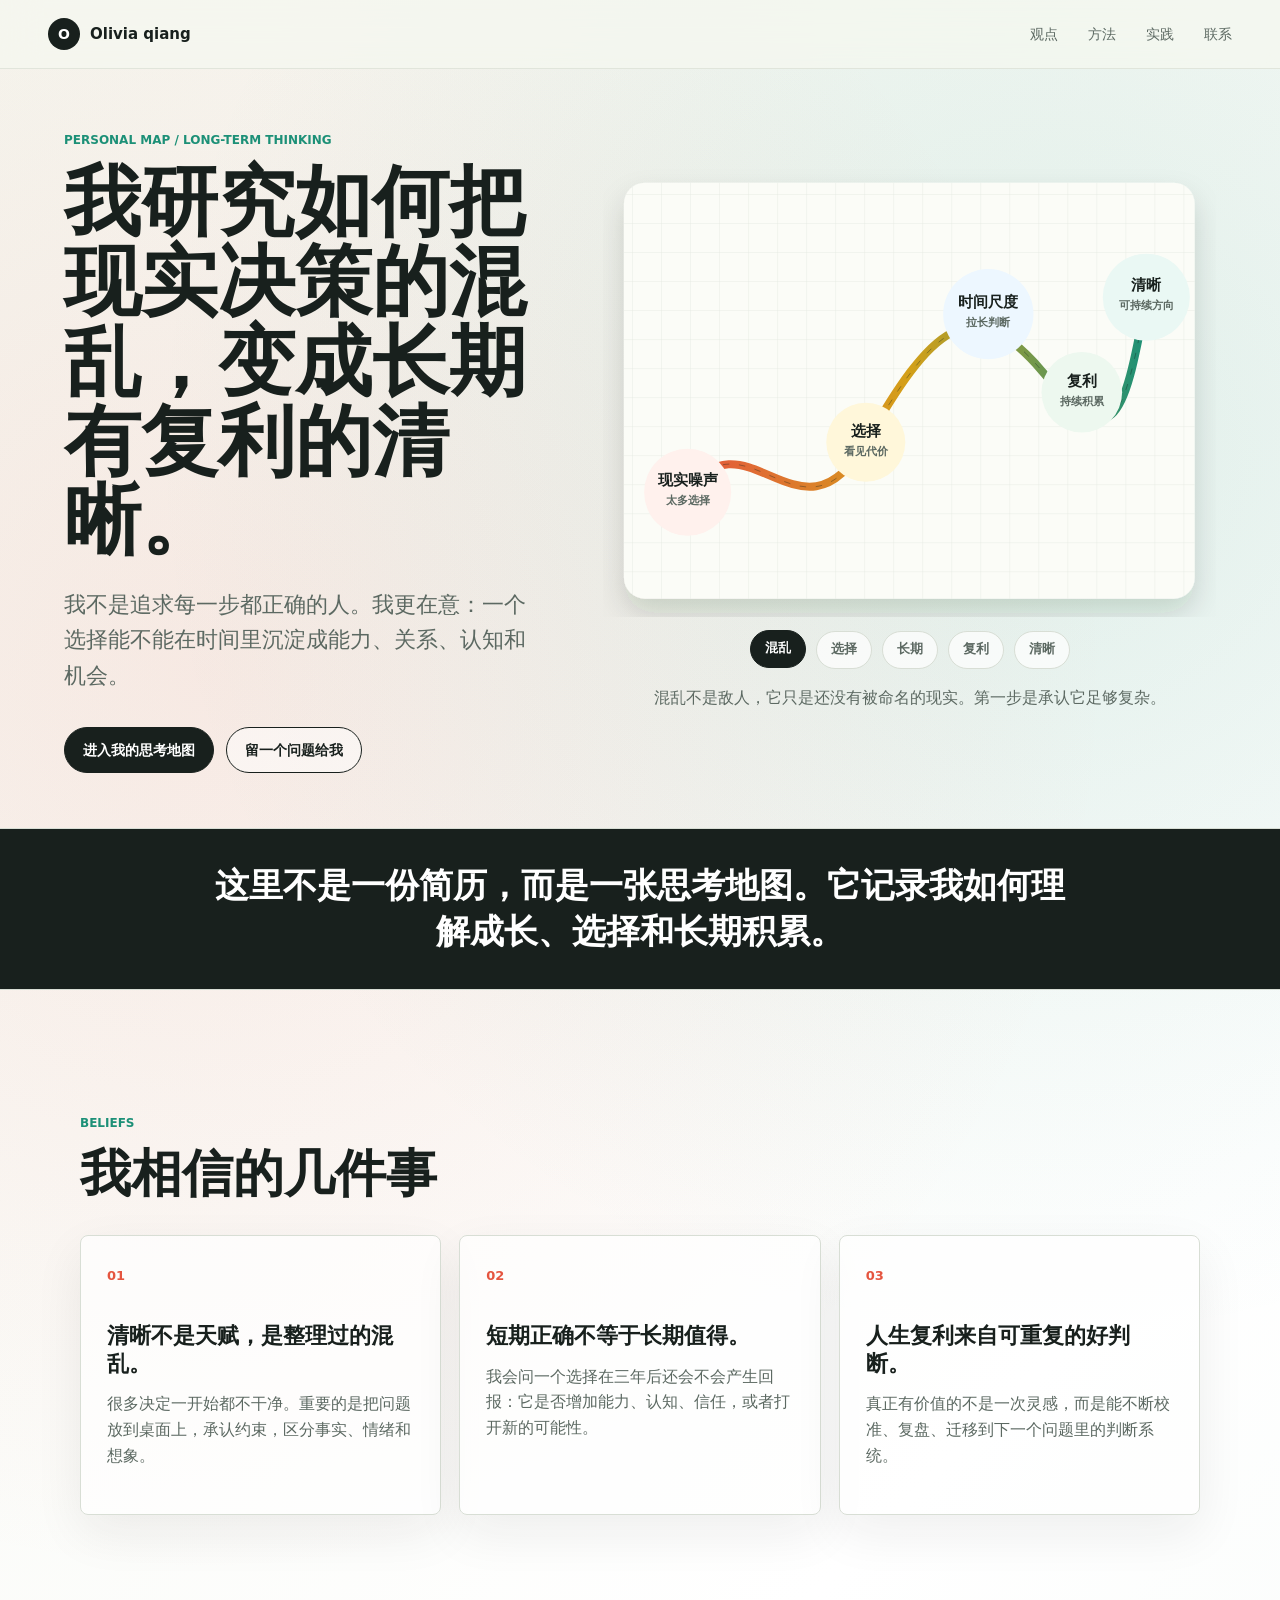
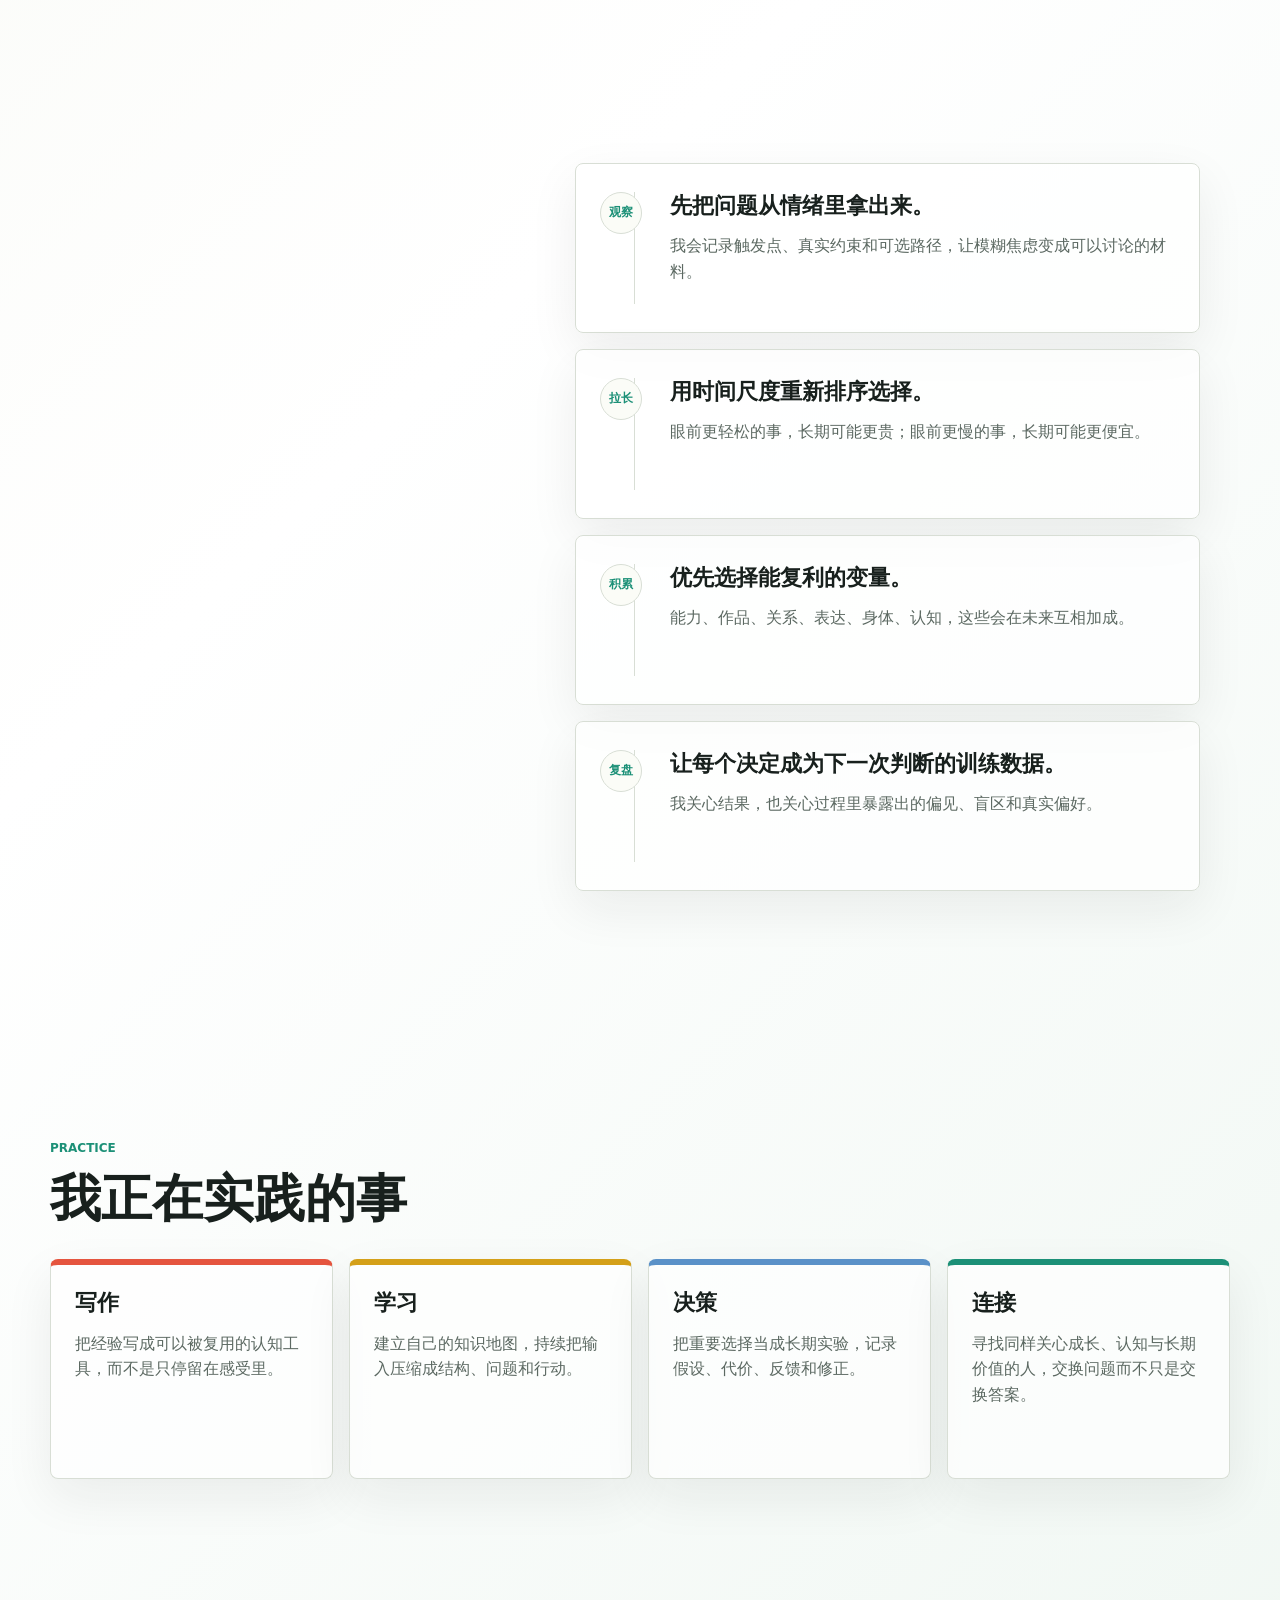
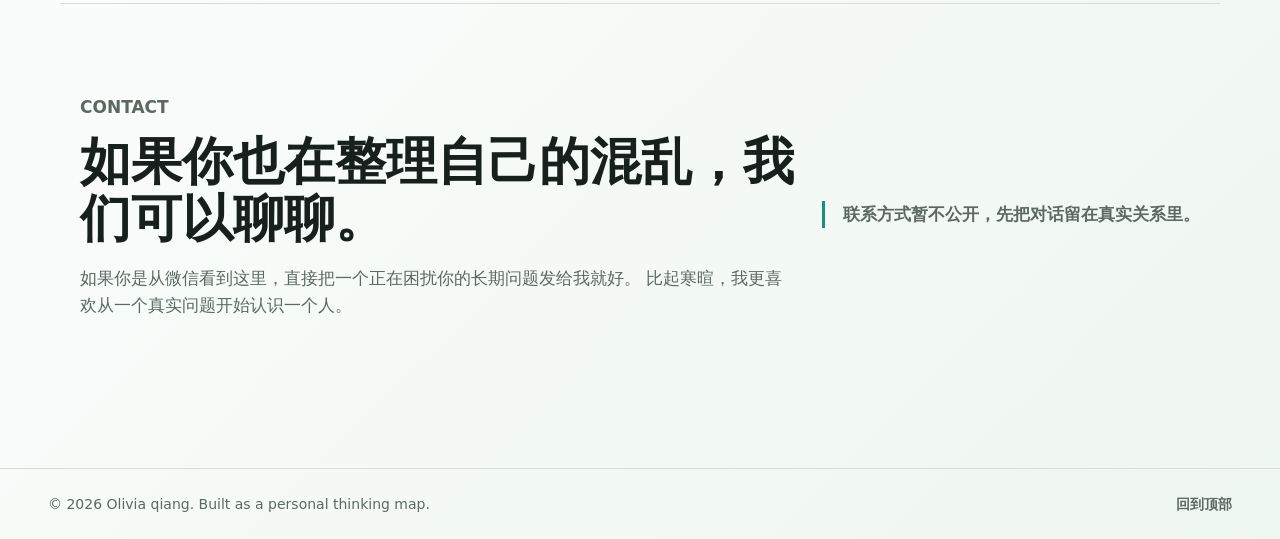
<file: index.html>
<!doctype html>
<html lang="zh-CN">
  <head>
    <meta charset="utf-8" />
    <meta name="viewport" content="width=device-width, initial-scale=1" />
    <title>Olivia qiang | 从混乱到清晰</title>
    <meta
      name="description"
      content="一个关于长期主义、现实决策与人生复利的个人品牌主页。"
    />
    <meta property="og:title" content="Olivia qiang | 从混乱到清晰" />
    <meta
      property="og:description"
      content="我关心如何在复杂现实里做长期有复利的选择。"
    />
    <meta property="og:type" content="website" />
    <meta name="theme-color" content="#f5f7f0" />
    <link rel="stylesheet" href="./styles.css" />
  </head>
  <body>
    <header class="site-header" aria-label="主导航">
      <a class="brand" href="#top" aria-label="返回首页">
        <span class="brand-mark" aria-hidden="true">O</span>
        <span>Olivia qiang</span>
      </a>
      <nav class="nav-links" aria-label="页面导航">
        <a href="#beliefs">观点</a>
        <a href="#method">方法</a>
        <a href="#practice">实践</a>
        <a href="#contact">联系</a>
      </nav>
    </header>

    <main id="top">
      <section class="hero" aria-labelledby="hero-title">
        <div class="hero-copy">
          <p class="eyebrow">Personal map / long-term thinking</p>
          <h1 id="hero-title">我研究如何把现实决策的混乱，变成长期有复利的清晰。</h1>
          <p class="hero-lede">
            我不是追求每一步都正确的人。我更在意：一个选择能不能在时间里沉淀成能力、关系、认知和机会。
          </p>
          <div class="hero-actions" aria-label="主要操作">
            <a class="button primary" href="#beliefs">进入我的思考地图</a>
            <a class="button secondary" href="#contact">留一个问题给我</a>
          </div>
        </div>

        <div class="route-stage" aria-label="从混乱到清晰的路线图">
          <svg class="route-map" viewBox="0 0 760 560" role="img" aria-labelledby="map-title map-desc">
            <title id="map-title">从混乱到清晰的路线图</title>
            <desc id="map-desc">路线从现实噪声出发，经过选择、时间尺度和复利，抵达清晰。</desc>
            <defs>
              <filter id="soft-shadow" x="-20%" y="-20%" width="140%" height="140%">
                <feDropShadow dx="0" dy="18" stdDeviation="18" flood-color="#10231c" flood-opacity="0.15" />
              </filter>
              <linearGradient id="route-gradient" x1="0" x2="1" y1="0" y2="0">
                <stop offset="0%" stop-color="#e5553f" />
                <stop offset="48%" stop-color="#d4a019" />
                <stop offset="100%" stop-color="#1c9077" />
              </linearGradient>
              <pattern id="map-grid" width="36" height="36" patternUnits="userSpaceOnUse">
                <path d="M36 0H0V36" fill="none" stroke="#d9ded5" stroke-width="1" />
              </pattern>
            </defs>
            <rect x="26" y="22" width="708" height="516" rx="26" fill="#fbfcf7" filter="url(#soft-shadow)" />
            <rect x="26" y="22" width="708" height="516" rx="26" fill="url(#map-grid)" opacity="0.7" />
            <path
              class="route-line"
              d="M105 406 C 178 300, 246 484, 326 344 S 456 152, 544 255 S 645 327, 674 164"
              fill="none"
              stroke="url(#route-gradient)"
              stroke-width="10"
              stroke-linecap="round"
            />
            <path
              d="M102 407 C 179 298, 245 485, 326 345 S 457 151, 545 256 S 644 326, 675 164"
              fill="none"
              stroke="#13231f"
              stroke-width="1"
              stroke-dasharray="8 12"
              opacity="0.45"
            />
            <g class="map-zone zone-noise">
              <circle cx="105" cy="406" r="54" fill="#fff1ed" />
              <text x="105" y="397" text-anchor="middle">现实噪声</text>
              <text x="105" y="421" text-anchor="middle">太多选择</text>
            </g>
            <g class="map-zone zone-choice">
              <circle cx="326" cy="344" r="49" fill="#fff7da" />
              <text x="326" y="336" text-anchor="middle">选择</text>
              <text x="326" y="360" text-anchor="middle">看见代价</text>
            </g>
            <g class="map-zone zone-time">
              <circle cx="478" cy="185" r="56" fill="#edf7ff" />
              <text x="478" y="176" text-anchor="middle">时间尺度</text>
              <text x="478" y="200" text-anchor="middle">拉长判断</text>
            </g>
            <g class="map-zone zone-compound">
              <circle cx="594" cy="282" r="50" fill="#edf8ef" />
              <text x="594" y="274" text-anchor="middle">复利</text>
              <text x="594" y="298" text-anchor="middle">持续积累</text>
            </g>
            <g class="map-zone zone-clear">
              <circle cx="674" cy="164" r="54" fill="#eaf8f4" />
              <text x="674" y="155" text-anchor="middle">清晰</text>
              <text x="674" y="179" text-anchor="middle">可持续方向</text>
            </g>
          </svg>

          <div class="map-controls" aria-label="路线节点">
            <button class="map-pin is-active" type="button" data-step="noise">混乱</button>
            <button class="map-pin" type="button" data-step="choice">选择</button>
            <button class="map-pin" type="button" data-step="time">长期</button>
            <button class="map-pin" type="button" data-step="compound">复利</button>
            <button class="map-pin" type="button" data-step="clear">清晰</button>
          </div>
          <p class="map-note" data-map-note>
            混乱不是敌人，它只是还没有被命名的现实。第一步是承认它足够复杂。
          </p>
        </div>
      </section>

      <section class="intro-band" aria-label="页面引导">
        <p>这里不是一份简历，而是一张思考地图。它记录我如何理解成长、选择和长期积累。</p>
      </section>

      <section class="section" id="beliefs" aria-labelledby="beliefs-title">
        <div class="section-heading">
          <p class="eyebrow">Beliefs</p>
          <h2 id="beliefs-title">我相信的几件事</h2>
        </div>
        <div class="belief-grid">
          <article class="belief-card">
            <span class="card-index">01</span>
            <h3>清晰不是天赋，是整理过的混乱。</h3>
            <p>很多决定一开始都不干净。重要的是把问题放到桌面上，承认约束，区分事实、情绪和想象。</p>
          </article>
          <article class="belief-card">
            <span class="card-index">02</span>
            <h3>短期正确不等于长期值得。</h3>
            <p>我会问一个选择在三年后还会不会产生回报：它是否增加能力、认知、信任，或者打开新的可能性。</p>
          </article>
          <article class="belief-card">
            <span class="card-index">03</span>
            <h3>人生复利来自可重复的好判断。</h3>
            <p>真正有价值的不是一次灵感，而是能不断校准、复盘、迁移到下一个问题里的判断系统。</p>
          </article>
        </div>
      </section>

      <section class="section split-section" id="method" aria-labelledby="method-title">
        <div class="section-heading sticky-heading">
          <p class="eyebrow">Method</p>
          <h2 id="method-title">我的长期主义，不是忍耐，而是计算时间的力量。</h2>
          <p>
            我会把现实决策放进更长的时间轴里：看它会消耗什么、积累什么、塑造什么样的自己。
          </p>
        </div>
        <div class="method-list">
          <article class="method-item">
            <span>观察</span>
            <h3>先把问题从情绪里拿出来。</h3>
            <p>我会记录触发点、真实约束和可选路径，让模糊焦虑变成可以讨论的材料。</p>
          </article>
          <article class="method-item">
            <span>拉长</span>
            <h3>用时间尺度重新排序选择。</h3>
            <p>眼前更轻松的事，长期可能更贵；眼前更慢的事，长期可能更便宜。</p>
          </article>
          <article class="method-item">
            <span>积累</span>
            <h3>优先选择能复利的变量。</h3>
            <p>能力、作品、关系、表达、身体、认知，这些会在未来互相加成。</p>
          </article>
          <article class="method-item">
            <span>复盘</span>
            <h3>让每个决定成为下一次判断的训练数据。</h3>
            <p>我关心结果，也关心过程里暴露出的偏见、盲区和真实偏好。</p>
          </article>
        </div>
      </section>

      <section class="section practice-section" id="practice" aria-labelledby="practice-title">
        <div class="section-heading">
          <p class="eyebrow">Practice</p>
          <h2 id="practice-title">我正在实践的事</h2>
        </div>
        <div class="practice-layout">
          <article>
            <h3>写作</h3>
            <p>把经验写成可以被复用的认知工具，而不是只停留在感受里。</p>
          </article>
          <article>
            <h3>学习</h3>
            <p>建立自己的知识地图，持续把输入压缩成结构、问题和行动。</p>
          </article>
          <article>
            <h3>决策</h3>
            <p>把重要选择当成长期实验，记录假设、代价、反馈和修正。</p>
          </article>
          <article>
            <h3>连接</h3>
            <p>寻找同样关心成长、认知与长期价值的人，交换问题而不只是交换答案。</p>
          </article>
        </div>
      </section>

      <section class="contact-section" id="contact" aria-labelledby="contact-title">
        <div>
          <p class="eyebrow">Contact</p>
          <h2 id="contact-title">如果你也在整理自己的混乱，我们可以聊聊。</h2>
          <p>
            如果你是从微信看到这里，直接把一个正在困扰你的长期问题发给我就好。
            比起寒暄，我更喜欢从一个真实问题开始认识一个人。
          </p>
        </div>
        <p class="contact-note">联系方式暂不公开，先把对话留在真实关系里。</p>
      </section>
    </main>

    <footer class="site-footer">
      <p>© 2026 Olivia qiang. Built as a personal thinking map.</p>
      <a href="#top">回到顶部</a>
    </footer>

    <script src="./script.js"></script>
  </body>
</html>
</file>
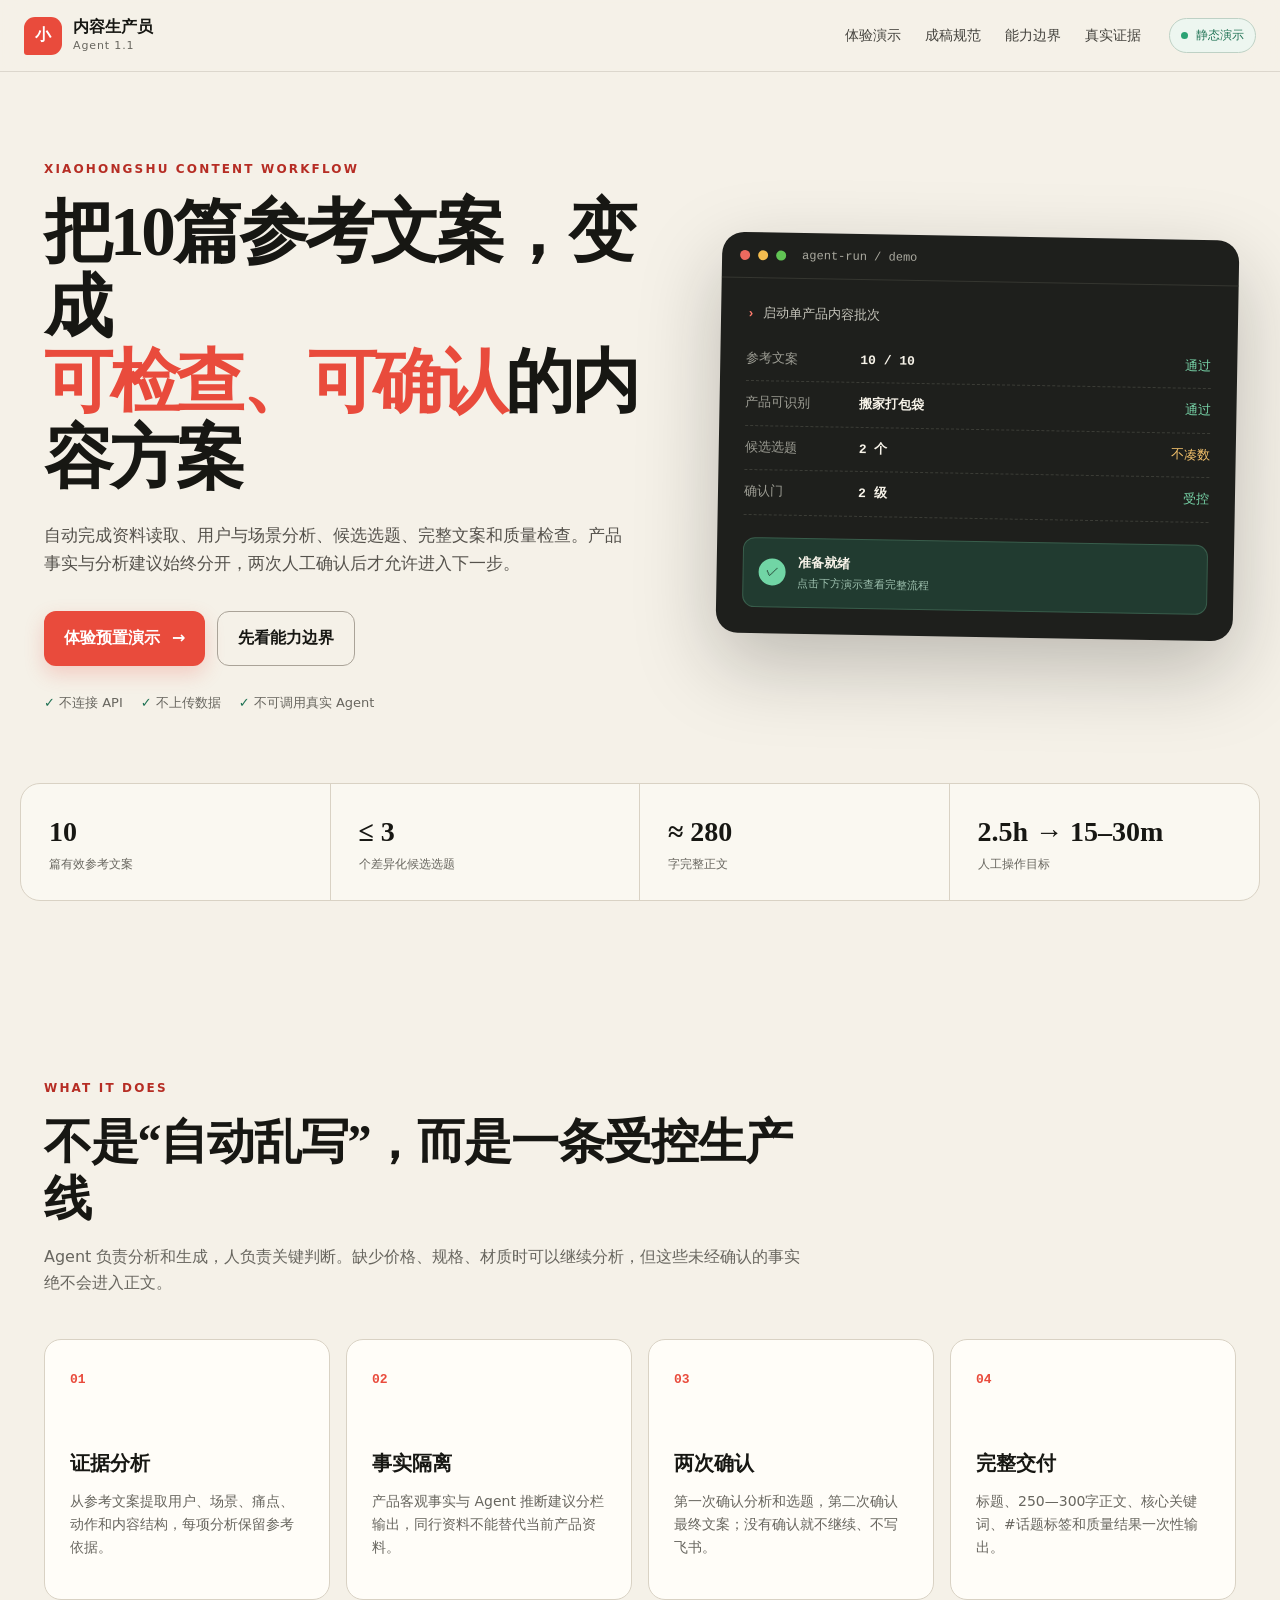
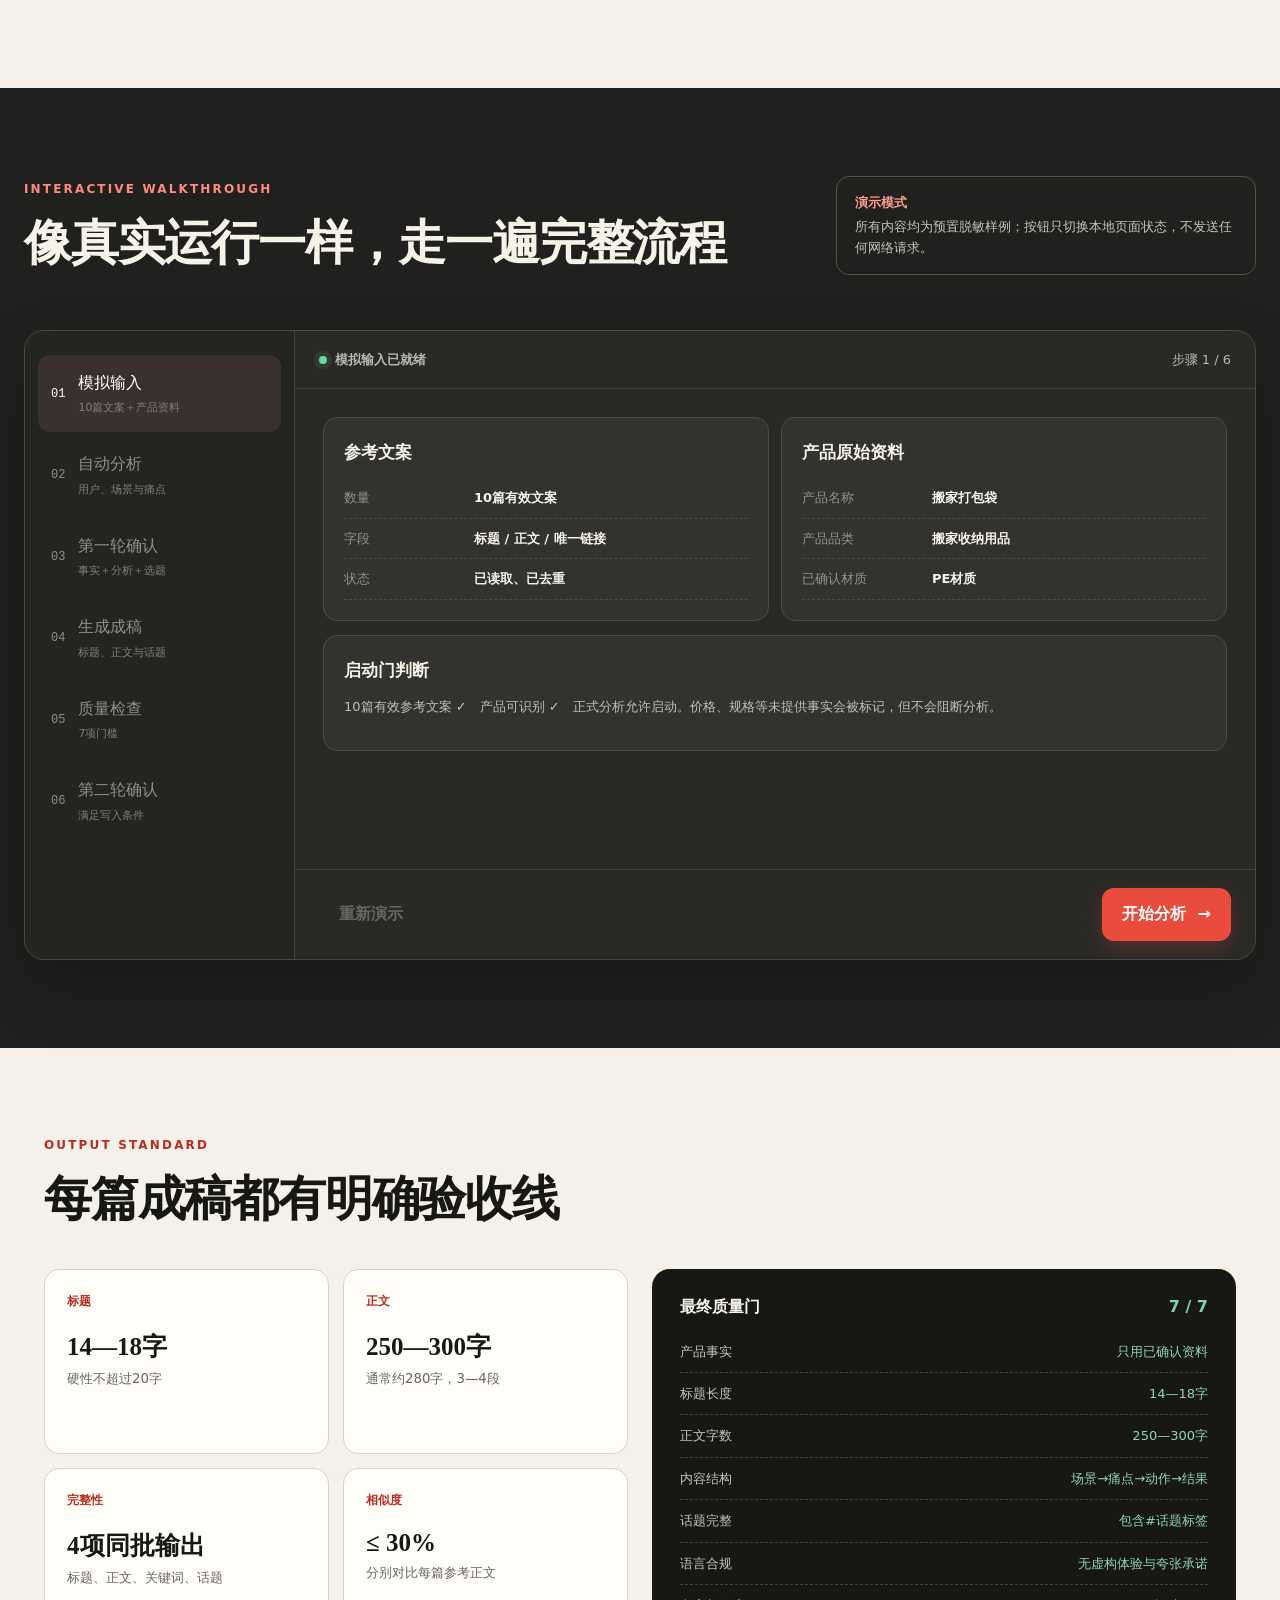
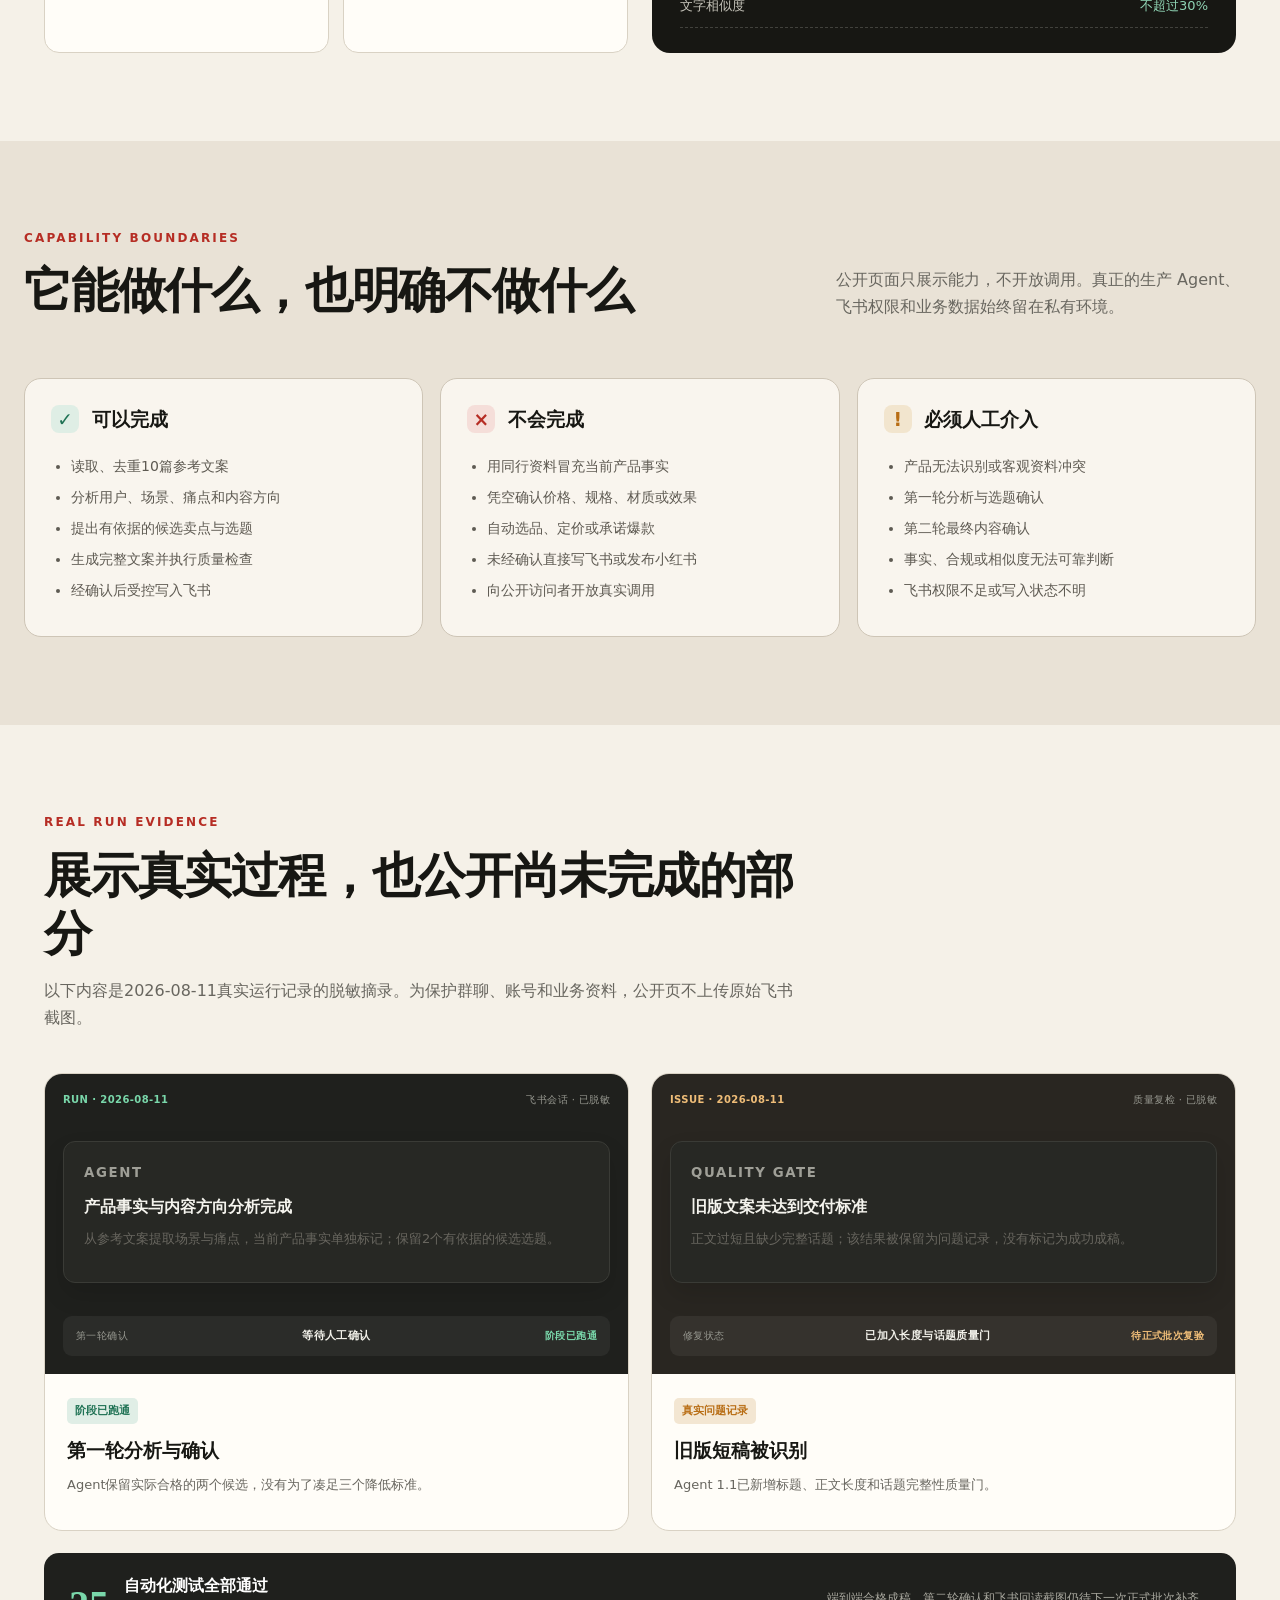
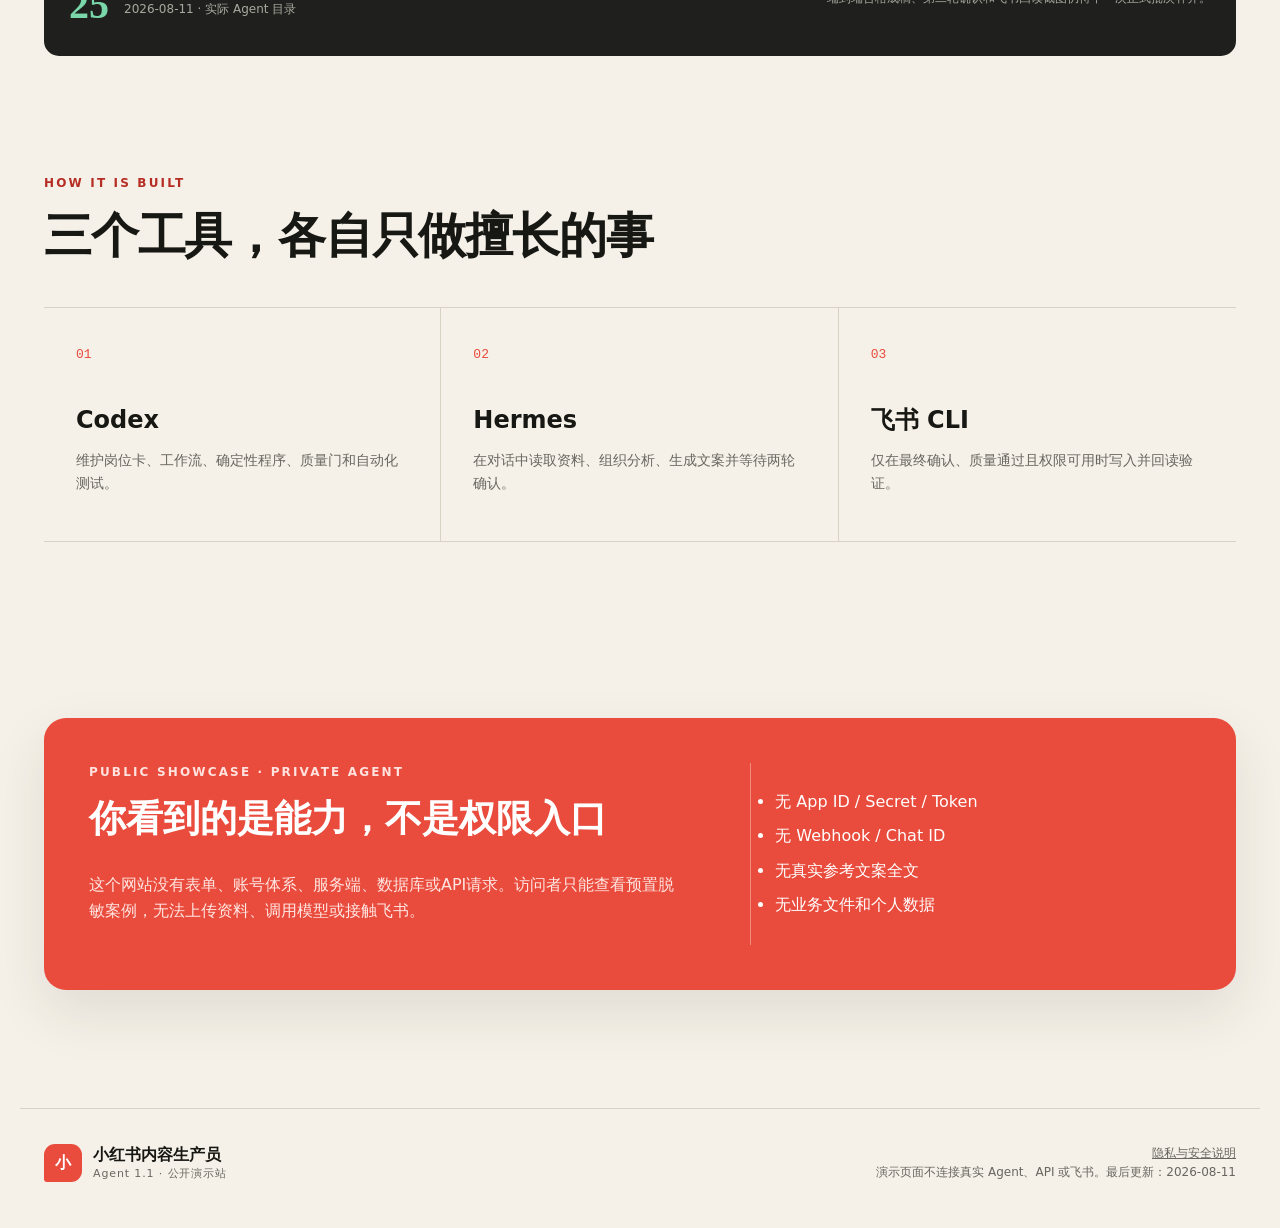
<file: agent/index.html>
<!doctype html>
<html lang="zh-CN">
<head>
  <meta charset="utf-8">
  <meta name="viewport" content="width=device-width, initial-scale=1">
  <meta name="description" content="小红书内容生产员 Agent 1.1 的公开交互演示站。使用脱敏预置数据，不连接 API、飞书或真实业务数据。">
  <meta http-equiv="Content-Security-Policy" content="default-src 'self'; img-src 'self' data:; style-src 'self'; script-src 'self'; connect-src 'none'; form-action 'none'; base-uri 'none'; object-src 'none'">
  <title>小红书内容生产员 Agent 1.1｜公开演示</title>
  <link rel="stylesheet" href="styles.css">
</head>
<body>
  <a class="skip-link" href="#main">跳到主要内容</a>

  <header class="site-header">
    <a class="brand" href="#top" aria-label="返回首页">
      <span class="brand-mark" aria-hidden="true">小</span>
      <span><strong>内容生产员</strong><small>Agent 1.1</small></span>
    </a>
    <nav aria-label="主导航">
      <a href="#demo">体验演示</a>
      <a href="#standards">成稿规范</a>
      <a href="#boundaries">能力边界</a>
      <a href="#evidence">真实证据</a>
    </nav>
    <span class="status-pill"><i></i> 静态演示</span>
  </header>

  <main id="main">
    <section class="hero" id="top">
      <div class="hero-copy">
        <p class="eyebrow">XIAOHONGSHU CONTENT WORKFLOW</p>
        <h1>把10篇参考文案，变成<br><em>可检查、可确认</em>的内容方案</h1>
        <p class="hero-lead">自动完成资料读取、用户与场景分析、候选选题、完整文案和质量检查。产品事实与分析建议始终分开，两次人工确认后才允许进入下一步。</p>
        <div class="hero-actions">
          <a class="button primary" href="#demo">体验预置演示 <span aria-hidden="true">→</span></a>
          <a class="button secondary" href="#boundaries">先看能力边界</a>
        </div>
        <ul class="trust-list" aria-label="隐私保护">
          <li><span>✓</span> 不连接 API</li>
          <li><span>✓</span> 不上传数据</li>
          <li><span>✓</span> 不可调用真实 Agent</li>
        </ul>
      </div>
      <div class="hero-console" aria-label="Agent 流程摘要">
        <div class="console-top"><span></span><span></span><span></span><b>agent-run / demo</b></div>
        <div class="console-body">
          <p><span class="prompt">›</span> 启动单产品内容批次</p>
          <div class="console-row"><span>参考文案</span><strong>10 / 10</strong><i>通过</i></div>
          <div class="console-row"><span>产品可识别</span><strong>搬家打包袋</strong><i>通过</i></div>
          <div class="console-row"><span>候选选题</span><strong>2 个</strong><i class="warn">不凑数</i></div>
          <div class="console-row"><span>确认门</span><strong>2 级</strong><i>受控</i></div>
          <div class="console-complete"><span>✓</span><div><b>准备就绪</b><small>点击下方演示查看完整流程</small></div></div>
        </div>
      </div>
    </section>

    <section class="metric-strip" aria-label="核心指标">
      <div><strong>10</strong><span>篇有效参考文案</span></div>
      <div><strong>≤ 3</strong><span>个差异化候选选题</span></div>
      <div><strong>≈ 280</strong><span>字完整正文</span></div>
      <div><strong>2.5h → 15–30m</strong><span>人工操作目标</span></div>
    </section>

    <section class="section intro-section">
      <div class="section-heading">
        <p class="eyebrow">WHAT IT DOES</p>
        <h2>不是“自动乱写”，而是一条受控生产线</h2>
        <p>Agent 负责分析和生成，人负责关键判断。缺少价格、规格、材质时可以继续分析，但这些未经确认的事实绝不会进入正文。</p>
      </div>
      <div class="feature-grid">
        <article><span class="feature-index">01</span><h3>证据分析</h3><p>从参考文案提取用户、场景、痛点、动作和内容结构，每项分析保留参考依据。</p></article>
        <article><span class="feature-index">02</span><h3>事实隔离</h3><p>产品客观事实与 Agent 推断建议分栏输出，同行资料不能替代当前产品资料。</p></article>
        <article><span class="feature-index">03</span><h3>两次确认</h3><p>第一次确认分析和选题，第二次确认最终文案；没有确认就不继续、不写飞书。</p></article>
        <article><span class="feature-index">04</span><h3>完整交付</h3><p>标题、250—300字正文、核心关键词、#话题标签和质量结果一次性输出。</p></article>
      </div>
    </section>

    <section class="section demo-section" id="demo">
      <div class="section-heading split-heading">
        <div>
          <p class="eyebrow">INTERACTIVE WALKTHROUGH</p>
          <h2>像真实运行一样，走一遍完整流程</h2>
        </div>
        <p class="demo-disclaimer"><span>演示模式</span> 所有内容均为预置脱敏样例；按钮只切换本地页面状态，不发送任何网络请求。</p>
      </div>

      <div class="demo-shell">
        <aside class="demo-steps" aria-label="演示步骤">
          <ol id="stepList">
            <li class="active" data-step="0"><b>01</b><span>模拟输入<small>10篇文案＋产品资料</small></span></li>
            <li data-step="1"><b>02</b><span>自动分析<small>用户、场景与痛点</small></span></li>
            <li data-step="2"><b>03</b><span>第一轮确认<small>事实＋分析＋选题</small></span></li>
            <li data-step="3"><b>04</b><span>生成成稿<small>标题、正文与话题</small></span></li>
            <li data-step="4"><b>05</b><span>质量检查<small>7项门槛</small></span></li>
            <li data-step="5"><b>06</b><span>第二轮确认<small>满足写入条件</small></span></li>
          </ol>
        </aside>

        <div class="demo-workspace">
          <div class="workspace-top">
            <div><span class="workspace-dot"></span><strong id="demoTitle">模拟输入已就绪</strong></div>
            <span id="stepCounter">步骤 1 / 6</span>
          </div>
          <div id="demoContent" class="demo-content" aria-live="polite"></div>
          <div class="demo-controls">
            <button class="button ghost" id="resetDemo" type="button">重新演示</button>
            <button class="button primary" id="nextDemo" type="button">开始分析 <span aria-hidden="true">→</span></button>
          </div>
        </div>
      </div>
    </section>

    <section class="section standards-section" id="standards">
      <div class="section-heading">
        <p class="eyebrow">OUTPUT STANDARD</p>
        <h2>每篇成稿都有明确验收线</h2>
      </div>
      <div class="standards-layout">
        <div class="standard-cards">
          <article><span>标题</span><strong>14—18字</strong><small>硬性不超过20字</small></article>
          <article><span>正文</span><strong>250—300字</strong><small>通常约280字，3—4段</small></article>
          <article><span>完整性</span><strong>4项同批输出</strong><small>标题、正文、关键词、话题</small></article>
          <article><span>相似度</span><strong>≤ 30%</strong><small>分别对比每篇参考正文</small></article>
        </div>
        <div class="quality-panel">
          <div class="quality-head"><span>最终质量门</span><b>7 / 7</b></div>
          <ul>
            <li><span>产品事实</span><i>只用已确认资料</i></li>
            <li><span>标题长度</span><i>14—18字</i></li>
            <li><span>正文字数</span><i>250—300字</i></li>
            <li><span>内容结构</span><i>场景→痛点→动作→结果</i></li>
            <li><span>话题完整</span><i>包含#话题标签</i></li>
            <li><span>语言合规</span><i>无虚构体验与夸张承诺</i></li>
            <li><span>文字相似度</span><i>不超过30%</i></li>
          </ul>
        </div>
      </div>
    </section>

    <section class="section boundaries-section" id="boundaries">
      <div class="section-heading split-heading">
        <div><p class="eyebrow">CAPABILITY BOUNDARIES</p><h2>它能做什么，也明确不做什么</h2></div>
        <p>公开页面只展示能力，不开放调用。真正的生产 Agent、飞书权限和业务数据始终留在私有环境。</p>
      </div>
      <div class="boundary-grid">
        <article class="can"><h3><span>✓</span> 可以完成</h3><ul><li>读取、去重10篇参考文案</li><li>分析用户、场景、痛点和内容方向</li><li>提出有依据的候选卖点与选题</li><li>生成完整文案并执行质量检查</li><li>经确认后受控写入飞书</li></ul></article>
        <article class="cannot"><h3><span>×</span> 不会完成</h3><ul><li>用同行资料冒充当前产品事实</li><li>凭空确认价格、规格、材质或效果</li><li>自动选品、定价或承诺爆款</li><li>未经确认直接写飞书或发布小红书</li><li>向公开访问者开放真实调用</li></ul></article>
        <article class="human"><h3><span>!</span> 必须人工介入</h3><ul><li>产品无法识别或客观资料冲突</li><li>第一轮分析与选题确认</li><li>第二轮最终内容确认</li><li>事实、合规或相似度无法可靠判断</li><li>飞书权限不足或写入状态不明</li></ul></article>
      </div>
    </section>

    <section class="section evidence-section" id="evidence">
      <div class="section-heading">
        <p class="eyebrow">REAL RUN EVIDENCE</p>
        <h2>展示真实过程，也公开尚未完成的部分</h2>
        <p>以下内容是2026-08-11真实运行记录的脱敏摘录。为保护群聊、账号和业务资料，公开页不上传原始飞书截图。</p>
      </div>
      <div class="evidence-grid">
        <figure>
          <div class="run-proof proof-success" aria-label="脱敏运行记录：第一轮分析确认阶段已跑通">
            <div class="proof-head"><span class="proof-status">RUN · 2026-08-11</span><span>飞书会话 · 已脱敏</span></div>
            <div class="proof-message"><small>AGENT</small><strong>产品事实与内容方向分析完成</strong><p>从参考文案提取场景与痛点，当前产品事实单独标记；保留2个有依据的候选选题。</p></div>
            <div class="proof-result"><span>第一轮确认</span><b>等待人工确认</b><em>阶段已跑通</em></div>
          </div>
          <figcaption><span class="evidence-ok">阶段已跑通</span><h3>第一轮分析与确认</h3><p>Agent保留实际合格的两个候选，没有为了凑足三个降低标准。</p></figcaption>
        </figure>
        <figure>
          <div class="run-proof proof-warning" aria-label="脱敏问题记录：旧版短稿未通过质量检查">
            <div class="proof-head"><span class="proof-status">ISSUE · 2026-08-11</span><span>质量复检 · 已脱敏</span></div>
            <div class="proof-message"><small>QUALITY GATE</small><strong>旧版文案未达到交付标准</strong><p>正文过短且缺少完整话题；该结果被保留为问题记录，没有标记为成功成稿。</p></div>
            <div class="proof-result"><span>修复状态</span><b>已加入长度与话题质量门</b><em>待正式批次复验</em></div>
          </div>
          <figcaption><span class="evidence-warn">真实问题记录</span><h3>旧版短稿被识别</h3><p>Agent 1.1已新增标题、正文长度和话题完整性质量门。</p></figcaption>
        </figure>
      </div>
      <div class="validation-row"><div><span>25</span><p><strong>自动化测试全部通过</strong><small>2026-08-11 · 实际 Agent 目录</small></p></div><p>端到端合格成稿、第二轮确认和飞书回读截图仍待下一次正式批次补齐。</p></div>
    </section>

    <section class="section stack-section">
      <div class="section-heading"><p class="eyebrow">HOW IT IS BUILT</p><h2>三个工具，各自只做擅长的事</h2></div>
      <div class="stack-grid">
        <article><b>01</b><h3>Codex</h3><p>维护岗位卡、工作流、确定性程序、质量门和自动化测试。</p></article>
        <article><b>02</b><h3>Hermes</h3><p>在对话中读取资料、组织分析、生成文案并等待两轮确认。</p></article>
        <article><b>03</b><h3>飞书 CLI</h3><p>仅在最终确认、质量通过且权限可用时写入并回读验证。</p></article>
      </div>
    </section>

    <section class="section privacy-section">
      <div class="privacy-card">
        <div><p class="eyebrow">PUBLIC SHOWCASE · PRIVATE AGENT</p><h2>你看到的是能力，不是权限入口</h2><p>这个网站没有表单、账号体系、服务端、数据库或API请求。访问者只能查看预置脱敏案例，无法上传资料、调用模型或接触飞书。</p></div>
        <ul><li>无 App ID / Secret / Token</li><li>无 Webhook / Chat ID</li><li>无真实参考文案全文</li><li>无业务文件和个人数据</li></ul>
      </div>
    </section>
  </main>

  <footer>
    <div class="brand footer-brand"><span class="brand-mark">小</span><span><strong>小红书内容生产员</strong><small>Agent 1.1 · 公开演示站</small></span></div>
    <p><a href="privacy.html">隐私与安全说明</a><br>演示页面不连接真实 Agent、API 或飞书。最后更新：2026-08-11</p>
  </footer>

  <dialog id="imageDialog" aria-label="查看大图">
    <button id="closeDialog" type="button" aria-label="关闭">×</button>
    <img id="dialogImage" alt="">
    <p id="dialogCaption"></p>
  </dialog>

  <script src="app.js" defer></script>
</body>
</html>
</file>
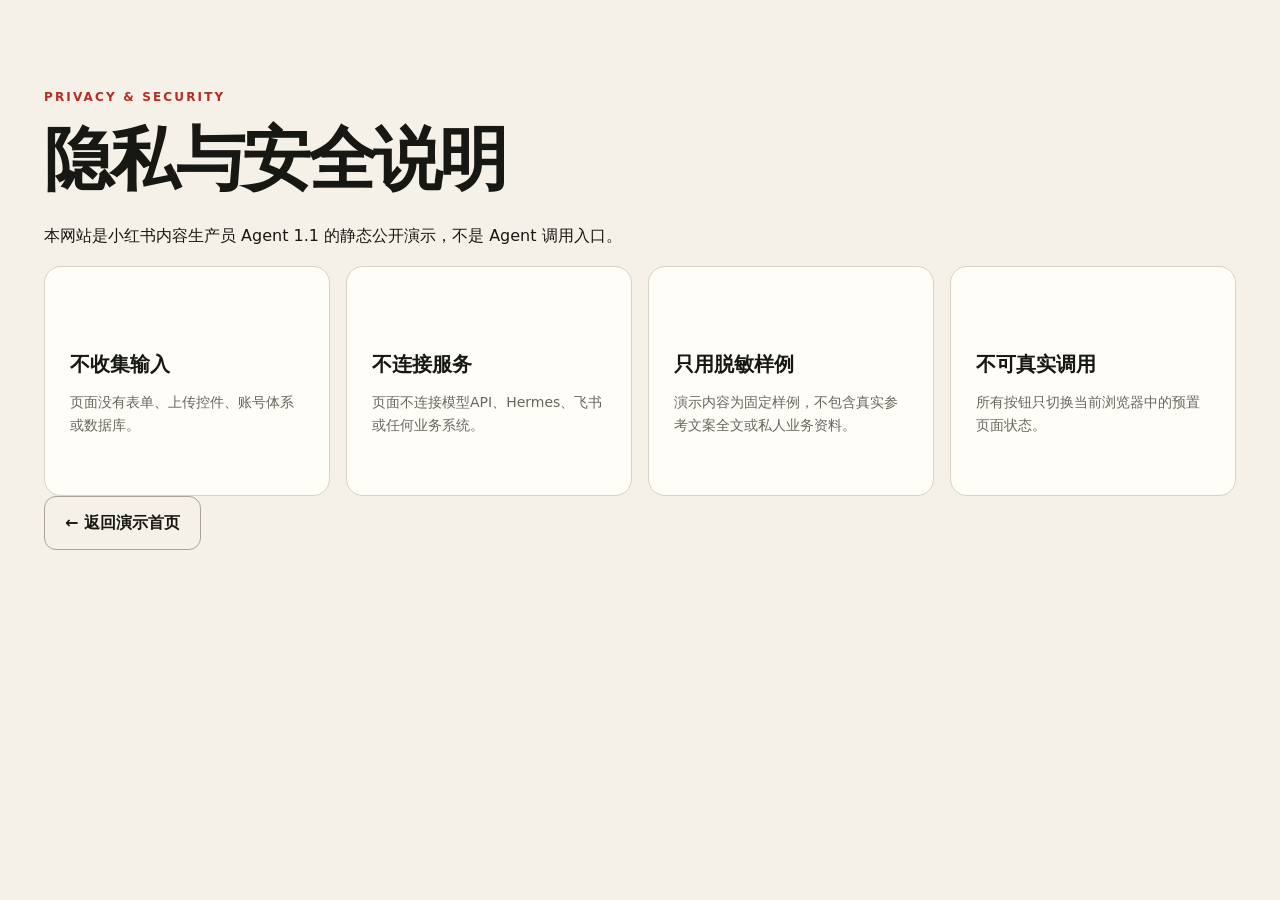
<file: agent/privacy.html>
<!doctype html>
<html lang="zh-CN">
<head>
  <meta charset="utf-8">
  <meta name="viewport" content="width=device-width, initial-scale=1">
  <meta http-equiv="Content-Security-Policy" content="default-src 'self'; style-src 'self'; connect-src 'none'; form-action 'none'; object-src 'none'">
  <title>隐私与安全说明｜小红书内容生产员 Agent</title>
  <link rel="stylesheet" href="styles.css">
</head>
<body>
  <main class="section">
    <p class="eyebrow">PRIVACY & SECURITY</p>
    <h1>隐私与安全说明</h1>
    <p>本网站是小红书内容生产员 Agent 1.1 的静态公开演示，不是 Agent 调用入口。</p>
    <div class="feature-grid">
      <article><h3>不收集输入</h3><p>页面没有表单、上传控件、账号体系或数据库。</p></article>
      <article><h3>不连接服务</h3><p>页面不连接模型API、Hermes、飞书或任何业务系统。</p></article>
      <article><h3>只用脱敏样例</h3><p>演示内容为固定样例，不包含真实参考文案全文或私人业务资料。</p></article>
      <article><h3>不可真实调用</h3><p>所有按钮只切换当前浏览器中的预置页面状态。</p></article>
    </div>
    <p><a class="button secondary" href="index.html">← 返回演示首页</a></p>
  </main>
</body>
</html>
</file>
<file: styles.css>
:root {
  --bg: #f5f7f0;
  --paper: #fbfcf7;
  --ink: #18201d;
  --muted: #5c6962;
  --line: #d8ded5;
  --green: #1c9077;
  --coral: #e5553f;
  --gold: #d4a019;
  --sky: #5a91c8;
  --shadow: 0 24px 70px rgba(21, 39, 31, 0.12);
  --max: 1160px;
}

* {
  box-sizing: border-box;
}

html {
  scroll-behavior: smooth;
}

body {
  margin: 0;
  background:
    radial-gradient(circle at 16% 18%, rgba(229, 85, 63, 0.1), transparent 28%),
    radial-gradient(circle at 82% 12%, rgba(28, 144, 119, 0.12), transparent 26%),
    linear-gradient(135deg, #f5f7f0 0%, #ffffff 48%, #eef6f1 100%);
  color: var(--ink);
  font-family:
    Inter, ui-sans-serif, system-ui, -apple-system, BlinkMacSystemFont, "Segoe UI",
    "Microsoft YaHei", sans-serif;
  line-height: 1.6;
}

a {
  color: inherit;
  text-decoration: none;
}

.site-header {
  position: fixed;
  z-index: 20;
  top: 0;
  left: 0;
  display: flex;
  width: 100%;
  align-items: center;
  justify-content: space-between;
  padding: 18px clamp(18px, 4vw, 48px);
  background: rgba(245, 247, 240, 0.76);
  border-bottom: 1px solid rgba(216, 222, 213, 0.72);
  backdrop-filter: blur(18px);
}

.brand {
  display: inline-flex;
  align-items: center;
  gap: 10px;
  font-size: 15px;
  font-weight: 700;
}

.brand-mark {
  display: grid;
  width: 32px;
  height: 32px;
  place-items: center;
  background: var(--ink);
  border-radius: 50%;
  color: #fff;
  font-size: 14px;
}

.nav-links {
  display: flex;
  align-items: center;
  gap: clamp(14px, 3vw, 30px);
  color: var(--muted);
  font-size: 14px;
}

.nav-links a {
  transition:
    color 160ms ease,
    transform 160ms ease;
}

.nav-links a:hover {
  color: var(--ink);
  transform: translateY(-1px);
}

.hero {
  display: grid;
  min-height: 92vh;
  align-items: center;
  gap: clamp(28px, 5vw, 58px);
  grid-template-columns: minmax(0, 0.88fr) minmax(360px, 1.12fr);
  max-width: 1320px;
  margin: 0 auto;
  padding: 110px clamp(20px, 5vw, 64px) 34px;
}

.hero-copy {
  position: relative;
  z-index: 2;
}

.eyebrow {
  margin: 0 0 12px;
  color: var(--green);
  font-size: 12px;
  font-weight: 800;
  letter-spacing: 0;
  text-transform: uppercase;
}

h1,
h2,
h3,
p {
  overflow-wrap: anywhere;
}

h1 {
  max-width: 720px;
  margin: 0;
  font-size: clamp(40px, 6vw, 82px);
  line-height: 1.04;
  letter-spacing: 0;
}

.hero-lede {
  max-width: 640px;
  margin: 26px 0 0;
  color: var(--muted);
  font-size: clamp(17px, 2.1vw, 22px);
}

.hero-actions,
.contact-actions {
  display: flex;
  flex-wrap: wrap;
  gap: 12px;
  margin-top: 34px;
}

.button {
  display: inline-flex;
  min-height: 46px;
  align-items: center;
  justify-content: center;
  border: 1px solid var(--ink);
  border-radius: 999px;
  padding: 11px 18px;
  font-size: 14px;
  font-weight: 800;
  transition:
    transform 160ms ease,
    box-shadow 160ms ease,
    background 160ms ease;
}

.button:hover {
  transform: translateY(-2px);
  box-shadow: 0 12px 30px rgba(24, 32, 29, 0.14);
}

.button.primary {
  background: var(--ink);
  color: #fff;
}

.button.secondary {
  background: rgba(255, 255, 255, 0.48);
  color: var(--ink);
}

.route-stage {
  position: relative;
  width: 100%;
}

.route-map {
  display: block;
  width: 100%;
  height: auto;
  min-height: 330px;
}

.route-line {
  stroke-dasharray: 930;
  stroke-dashoffset: 930;
  animation: draw-route 1.4s ease-out 220ms forwards;
}

.map-zone text {
  fill: var(--ink);
  font-size: 18px;
  font-weight: 800;
}

.map-zone text + text {
  fill: var(--muted);
  font-size: 14px;
  font-weight: 700;
}

.map-controls {
  display: flex;
  flex-wrap: wrap;
  gap: 10px;
  justify-content: center;
  margin: 14px 0 0;
}

.map-pin {
  min-height: 38px;
  border: 1px solid var(--line);
  border-radius: 999px;
  padding: 7px 14px;
  background: rgba(255, 255, 255, 0.72);
  color: var(--muted);
  cursor: pointer;
  font: inherit;
  font-size: 13px;
  font-weight: 800;
  transition:
    background 160ms ease,
    border-color 160ms ease,
    color 160ms ease,
    transform 160ms ease;
}

.map-pin:hover,
.map-pin.is-active {
  background: var(--ink);
  border-color: var(--ink);
  color: #fff;
  transform: translateY(-1px);
}

.map-note {
  max-width: 650px;
  min-height: 54px;
  margin: 16px auto 0;
  color: var(--muted);
  text-align: center;
}

.intro-band {
  display: flex;
  min-height: 18vh;
  align-items: center;
  justify-content: center;
  border-block: 1px solid var(--line);
  background: var(--ink);
  color: #fff;
  padding: 32px 20px;
  text-align: center;
}

.intro-band p {
  max-width: 850px;
  margin: 0;
  font-size: clamp(20px, 3vw, 34px);
  font-weight: 800;
  line-height: 1.35;
}

.section {
  max-width: var(--max);
  margin: 0 auto;
  padding: clamp(72px, 10vw, 124px) 20px;
}

.section-heading {
  max-width: 690px;
  margin-bottom: 32px;
}

.section-heading h2,
.contact-section h2 {
  margin: 0;
  font-size: clamp(31px, 4vw, 54px);
  line-height: 1.12;
  letter-spacing: 0;
}

.section-heading p:not(.eyebrow),
.contact-section p {
  color: var(--muted);
  font-size: 17px;
}

.belief-grid {
  display: grid;
  gap: 18px;
  grid-template-columns: repeat(3, minmax(0, 1fr));
}

.belief-card,
.method-item,
.practice-layout article {
  border: 1px solid var(--line);
  border-radius: 8px;
  background: rgba(255, 255, 255, 0.7);
  box-shadow: 0 18px 50px rgba(24, 32, 29, 0.07);
}

.belief-card {
  min-height: 280px;
  padding: 26px;
}

.card-index {
  display: inline-flex;
  margin-bottom: 36px;
  color: var(--coral);
  font-size: 13px;
  font-weight: 900;
}

.belief-card h3,
.method-item h3,
.practice-layout h3 {
  margin: 0 0 14px;
  font-size: 22px;
  line-height: 1.25;
}

.belief-card p,
.method-item p,
.practice-layout p {
  margin: 0;
  color: var(--muted);
}

.split-section {
  display: grid;
  align-items: start;
  gap: clamp(32px, 7vw, 78px);
  grid-template-columns: minmax(260px, 0.8fr) minmax(0, 1.2fr);
}

.sticky-heading {
  position: sticky;
  top: 110px;
}

.method-list {
  display: grid;
  gap: 16px;
}

.method-item {
  position: relative;
  min-height: 170px;
  overflow: hidden;
  padding: 28px 28px 28px 94px;
}

.method-item::before {
  position: absolute;
  top: 28px;
  bottom: 28px;
  left: 58px;
  width: 1px;
  background: var(--line);
  content: "";
}

.method-item span {
  position: absolute;
  top: 28px;
  left: 24px;
  display: grid;
  width: 42px;
  height: 42px;
  place-items: center;
  background: var(--paper);
  border: 1px solid var(--line);
  border-radius: 50%;
  color: var(--green);
  font-size: 12px;
  font-weight: 900;
}

.practice-section {
  max-width: 1220px;
}

.practice-layout {
  display: grid;
  gap: 16px;
  grid-template-columns: repeat(4, minmax(0, 1fr));
}

.practice-layout article {
  min-height: 220px;
  padding: 24px;
}

.practice-layout article:nth-child(1) {
  border-top: 6px solid var(--coral);
}

.practice-layout article:nth-child(2) {
  border-top: 6px solid var(--gold);
}

.practice-layout article:nth-child(3) {
  border-top: 6px solid var(--sky);
}

.practice-layout article:nth-child(4) {
  border-top: 6px solid var(--green);
}

.contact-section {
  display: grid;
  max-width: var(--max);
  align-items: center;
  gap: 28px;
  grid-template-columns: minmax(0, 1fr) auto;
  margin: 0 auto 42px;
  border-top: 1px solid var(--line);
  padding: clamp(56px, 7vw, 90px) 20px;
}

.contact-section p {
  max-width: 720px;
}

.contact-actions {
  justify-content: flex-end;
  margin-top: 0;
}

.contact-note {
  justify-self: end;
  max-width: 280px;
  border-left: 3px solid var(--green);
  padding-left: 18px;
  color: var(--muted);
  font-size: 15px;
  font-weight: 700;
}

.site-footer {
  display: flex;
  align-items: center;
  justify-content: space-between;
  border-top: 1px solid var(--line);
  padding: 24px clamp(20px, 5vw, 48px);
  color: var(--muted);
  font-size: 14px;
}

.site-footer p {
  margin: 0;
}

.site-footer a {
  font-weight: 800;
}

@keyframes draw-route {
  to {
    stroke-dashoffset: 0;
  }
}

@media (max-width: 960px) {
  .hero,
  .split-section,
  .contact-section {
    grid-template-columns: 1fr;
  }

  .hero {
    min-height: auto;
    padding-top: 100px;
  }

  .route-stage {
    max-width: 760px;
    margin: 0 auto;
  }

  .belief-grid,
  .practice-layout {
    grid-template-columns: repeat(2, minmax(0, 1fr));
  }

  .sticky-heading {
    position: static;
  }

  .contact-actions {
    justify-content: flex-start;
  }

  .contact-note {
    justify-self: start;
  }
}

@media (max-width: 640px) {
  .site-header {
    align-items: flex-start;
    gap: 12px;
    flex-direction: column;
    padding: 14px 18px;
  }

  .nav-links {
    width: 100%;
    justify-content: space-between;
    gap: 8px;
    font-size: 13px;
  }

  .hero {
    padding: 132px 18px 28px;
  }

  h1 {
    font-size: clamp(34px, 12vw, 48px);
  }

  .hero-lede {
    font-size: 17px;
  }

  .hero-actions,
  .contact-actions {
    align-items: stretch;
    flex-direction: column;
  }

  .button {
    width: 100%;
  }

  .route-map {
    min-height: 240px;
  }

  .map-zone text {
    font-size: 19px;
  }

  .map-zone text + text {
    display: none;
  }

  .belief-grid,
  .practice-layout {
    grid-template-columns: 1fr;
  }

  .section {
    padding: 68px 18px;
  }

  .belief-card,
  .method-item,
  .practice-layout article {
    min-height: auto;
  }

  .method-item {
    padding: 78px 22px 24px;
  }

  .method-item::before {
    display: none;
  }

  .method-item span {
    top: 22px;
    left: 22px;
  }

  .site-footer {
    align-items: flex-start;
    gap: 12px;
    flex-direction: column;
  }
}

@media (prefers-reduced-motion: reduce) {
  *,
  *::before,
  *::after {
    scroll-behavior: auto !important;
    animation-duration: 1ms !important;
    transition-duration: 1ms !important;
  }
}
</file>
<file: agent/styles.css>
:root {
  --ink: #171713;
  --muted: #68665f;
  --paper: #f5f1e8;
  --card: #fffdf8;
  --line: #d9d2c4;
  --red: #e94b3c;
  --red-dark: #b62d24;
  --green: #1f7254;
  --amber: #b86d14;
  --blue: #315b8a;
  --shadow: 0 22px 55px rgba(50, 40, 25, .10);
  --radius: 20px;
}

* { box-sizing: border-box; }
html { scroll-behavior: smooth; }
body { margin: 0; color: var(--ink); background: var(--paper); font-family: "Microsoft YaHei", "PingFang SC", system-ui, sans-serif; line-height: 1.65; }
button, a { font: inherit; }
a { color: inherit; }
.skip-link { position: fixed; top: -100px; left: 20px; z-index: 99; background: var(--ink); color: white; padding: 10px 16px; }
.skip-link:focus { top: 16px; }
.site-header { position: sticky; top: 0; z-index: 20; min-height: 72px; padding: 0 max(24px, calc((100vw - 1240px)/2)); display: flex; align-items: center; gap: 28px; background: rgba(245,241,232,.92); border-bottom: 1px solid rgba(105,97,84,.18); backdrop-filter: blur(14px); }
.brand { display: inline-flex; align-items: center; gap: 11px; text-decoration: none; margin-right: auto; }
.brand-mark { display: grid; place-items: center; width: 38px; height: 38px; color: #fff; background: var(--red); border-radius: 11px 11px 11px 3px; font-weight: 900; }
.brand strong, .brand small { display: block; line-height: 1.15; }
.brand small { color: var(--muted); font-size: 11px; letter-spacing: .08em; margin-top: 4px; }
nav { display: flex; gap: 24px; }
nav a { text-decoration: none; font-size: 14px; color: #45433e; }
nav a:hover { color: var(--red); }
.status-pill { font-size: 12px; padding: 7px 11px; border: 1px solid #bed1c5; border-radius: 999px; background: #edf6f0; color: var(--green); white-space: nowrap; }
.status-pill i { display: inline-block; width: 7px; height: 7px; border-radius: 50%; background: #2ba274; margin-right: 4px; }

.hero { max-width: 1240px; margin: 0 auto; padding: 88px 24px 70px; display: grid; grid-template-columns: 1.07fr .93fr; gap: 80px; align-items: center; }
.eyebrow { color: var(--red-dark); font-size: 12px; font-weight: 800; letter-spacing: .18em; margin: 0 0 14px; }
h1, h2, h3, p { margin-top: 0; }
h1 { margin-bottom: 26px; font-family: Georgia, "Songti SC", serif; font-size: clamp(44px, 5.4vw, 72px); line-height: 1.09; letter-spacing: -.045em; }
h1 em { color: var(--red); font-style: normal; position: relative; }
.hero-lead { max-width: 660px; color: #55524c; font-size: 17px; }
.hero-actions { display: flex; gap: 12px; margin: 34px 0 26px; }
.button { display: inline-flex; align-items: center; justify-content: center; gap: 12px; border: 0; border-radius: 12px; padding: 13px 20px; text-decoration: none; font-weight: 700; cursor: pointer; transition: transform .2s, background .2s; }
.button:hover { transform: translateY(-2px); }
.button.primary { color: white; background: var(--red); box-shadow: 0 8px 20px rgba(233,75,60,.22); }
.button.primary:hover { background: var(--red-dark); }
.button.secondary { background: transparent; border: 1px solid #aaa398; }
.button.ghost { background: transparent; color: var(--muted); }
.trust-list { display: flex; flex-wrap: wrap; gap: 18px; list-style: none; padding: 0; margin: 0; color: var(--muted); font-size: 13px; }
.trust-list span { color: var(--green); font-weight: 900; }

.hero-console { background: #1e1f1c; color: #f7f3e9; border-radius: 22px; box-shadow: 0 30px 80px rgba(22,22,18,.25); overflow: hidden; transform: rotate(1deg); }
.console-top { min-height: 46px; display: flex; align-items: center; gap: 8px; padding: 0 18px; color: #aaa99f; border-bottom: 1px solid #353630; font: 12px ui-monospace, monospace; }
.console-top span { width: 10px; height: 10px; border-radius: 50%; background: #ed6a5f; }
.console-top span:nth-child(2) { background: #f5bd4f; }
.console-top span:nth-child(3) { background: #61c454; }
.console-top b { margin-left: 8px; font-weight: 500; }
.console-body { padding: 26px; font: 13px/1.5 ui-monospace, "Microsoft YaHei", monospace; }
.console-body > p { color: #c7c6bc; }
.prompt { color: #ff7b6e; font-weight: 900; }
.console-row { display: grid; grid-template-columns: 100px 1fr auto; gap: 14px; padding: 12px 0; border-bottom: 1px dashed #3b3c36; }
.console-row span { color: #9d9d94; }
.console-row strong { font-weight: 600; }
.console-row i { color: #78d5a9; font-style: normal; }
.console-row i.warn { color: #f4c26c; }
.console-complete { display: flex; gap: 12px; align-items: center; margin-top: 22px; padding: 15px; border: 1px solid #385d4b; background: #213b30; border-radius: 12px; }
.console-complete > span { display: grid; place-items: center; width: 27px; height: 27px; color: #17281f; background: #71d5a5; border-radius: 50%; }
.console-complete b, .console-complete small { display: block; }
.console-complete small { color: #9fc2b0; margin-top: 3px; }

.metric-strip { max-width: 1240px; margin: 0 auto 90px; display: grid; grid-template-columns: repeat(4, 1fr); border: 1px solid var(--line); border-radius: var(--radius); background: rgba(255,253,248,.58); }
.metric-strip div { padding: 25px 28px; border-right: 1px solid var(--line); }
.metric-strip div:last-child { border: 0; }
.metric-strip strong, .metric-strip span { display: block; }
.metric-strip strong { font-family: Georgia, serif; font-size: 28px; }
.metric-strip span { color: var(--muted); font-size: 12px; }

.section { max-width: 1240px; margin: 0 auto; padding: 88px 24px; }
.section-heading { max-width: 760px; margin-bottom: 42px; }
.section-heading h2 { font-family: Georgia, "Songti SC", serif; font-size: clamp(32px, 4vw, 48px); line-height: 1.2; letter-spacing: -.025em; margin-bottom: 16px; }
.section-heading > p:last-child { color: var(--muted); }
.split-heading { max-width: none; display: grid; grid-template-columns: 1fr 420px; gap: 80px; align-items: end; }
.feature-grid { display: grid; grid-template-columns: repeat(4, 1fr); gap: 16px; }
.feature-grid article { min-height: 230px; padding: 25px; background: var(--card); border: 1px solid var(--line); border-radius: 17px; }
.feature-index { color: var(--red); font: 700 13px ui-monospace, monospace; }
.feature-grid h3 { margin: 56px 0 10px; font-size: 20px; }
.feature-grid p { color: var(--muted); font-size: 14px; }

.demo-section { max-width: none; padding-left: max(24px, calc((100vw - 1240px)/2)); padding-right: max(24px, calc((100vw - 1240px)/2)); background: #20211e; color: #f7f2e8; }
.demo-section .eyebrow { color: #ff8b80; }
.demo-disclaimer { padding: 15px 18px; border: 1px solid #50514b; border-radius: 13px; color: #c4c3bb !important; font-size: 13px; }
.demo-disclaimer span { display: block; color: #ff9b91; font-weight: 800; margin-bottom: 3px; }
.demo-shell { display: grid; grid-template-columns: 270px 1fr; min-height: 630px; border: 1px solid #474842; border-radius: 20px; overflow: hidden; background: #292a26; box-shadow: 0 26px 65px rgba(0,0,0,.22); }
.demo-steps { padding: 20px 13px; background: #242521; border-right: 1px solid #41423c; }
.demo-steps ol { list-style: none; margin: 0; padding: 0; }
.demo-steps li { display: flex; gap: 13px; align-items: center; padding: 15px 13px; margin: 4px 0; border-radius: 12px; color: #8f8f87; transition: .2s; }
.demo-steps li.active { background: #3a302d; color: #fff; }
.demo-steps li.done { color: #88cdb0; }
.demo-steps b { font: 12px ui-monospace, monospace; }
.demo-steps span, .demo-steps small { display: block; }
.demo-steps small { color: #7f7f78; font-size: 11px; margin-top: 3px; }
.demo-workspace { display: flex; flex-direction: column; min-width: 0; }
.workspace-top { display: flex; justify-content: space-between; align-items: center; padding: 18px 24px; border-bottom: 1px solid #42433d; color: #b8b7af; font-size: 13px; }
.workspace-dot { display: inline-block; width: 8px; height: 8px; margin-right: 8px; border-radius: 50%; background: #6bd49f; box-shadow: 0 0 0 5px rgba(107,212,159,.1); }
.demo-content { flex: 1; padding: 28px; overflow: auto; }
.demo-controls { display: flex; justify-content: space-between; align-items: center; padding: 18px 24px; border-top: 1px solid #42433d; }
.demo-card { padding: 20px; margin-bottom: 14px; background: #32332e; border: 1px solid #4b4c45; border-radius: 14px; animation: rise .28s ease both; }
@keyframes rise { from { opacity: 0; transform: translateY(8px); } }
.demo-card h3 { margin-bottom: 12px; font-size: 17px; }
.demo-card p { color: #c0bfb6; font-size: 13px; }
.demo-grid { display: grid; grid-template-columns: repeat(2, 1fr); gap: 12px; }
.demo-kv { display: grid; grid-template-columns: 120px 1fr; gap: 10px; padding: 9px 0; border-bottom: 1px dashed #4a4b44; font-size: 13px; }
.demo-kv span { color: #92928a; }
.demo-tags { display: flex; flex-wrap: wrap; gap: 7px; }
.demo-tags span { padding: 6px 9px; background: #42433c; border-radius: 7px; color: #dddcd3; font-size: 12px; }
.demo-tags span.inferred { color: #f3c685; border: 1px dashed #8b6737; background: #3b3429; }
.topic-option { padding: 15px; border: 1px solid #55564f; border-radius: 12px; }
.topic-option b { color: #ff9287; }
.topic-option small { display: block; color: #92928a; margin-top: 5px; }
.confirm-banner { display: flex; gap: 12px; padding: 16px; background: #213b30; border: 1px solid #3c6b55; border-radius: 12px; }
.draft-body { white-space: pre-line; color: #deddd4 !important; font-size: 14px !important; }
.draft-meta { display: flex; flex-wrap: wrap; gap: 8px; margin-top: 14px; }
.draft-meta span { color: #9ed5b9; background: #263b31; padding: 5px 9px; border-radius: 6px; font-size: 11px; }
.check-list { list-style: none; padding: 0; margin: 0; }
.check-list li { display: flex; justify-content: space-between; gap: 20px; padding: 10px 0; border-bottom: 1px dashed #4a4b44; font-size: 13px; }
.check-list i { color: #79d8aa; font-style: normal; }

.standards-layout { display: grid; grid-template-columns: 1fr 1fr; gap: 24px; }
.standard-cards { display: grid; grid-template-columns: 1fr 1fr; gap: 14px; }
.standard-cards article { padding: 22px; background: var(--card); border: 1px solid var(--line); border-radius: 15px; }
.standard-cards span, .standard-cards strong, .standard-cards small { display: block; }
.standard-cards span { color: var(--red-dark); font-size: 12px; font-weight: 800; }
.standard-cards strong { margin: 18px 0 5px; font: 700 25px Georgia, serif; }
.standard-cards small { color: var(--muted); }
.quality-panel { padding: 25px 28px; color: #f5f2ea; background: var(--ink); border-radius: 18px; }
.quality-head { display: flex; justify-content: space-between; margin-bottom: 10px; font-weight: 800; }
.quality-head b { color: #7bd6ab; }
.quality-panel ul { list-style: none; margin: 0; padding: 0; }
.quality-panel li { display: flex; justify-content: space-between; gap: 15px; padding: 10px 0; color: #c6c4ba; border-bottom: 1px dashed #41413c; font-size: 13px; }
.quality-panel i { color: #8fd4b4; font-style: normal; }

.boundaries-section { max-width: none; padding-left: max(24px, calc((100vw - 1240px)/2)); padding-right: max(24px, calc((100vw - 1240px)/2)); background: #e9e2d6; }
.boundary-grid { display: grid; grid-template-columns: repeat(3, 1fr); gap: 17px; }
.boundary-grid article { padding: 26px; background: rgba(255,253,248,.72); border: 1px solid #cec5b6; border-radius: 17px; }
.boundary-grid h3 span { display: inline-grid; place-items: center; width: 28px; height: 28px; border-radius: 8px; margin-right: 6px; }
.can h3 span { color: var(--green); background: #dfeee5; }
.cannot h3 span { color: var(--red-dark); background: #f5ded9; }
.human h3 span { color: var(--amber); background: #f2e5ce; }
.boundary-grid ul { margin: 18px 0 0; padding-left: 20px; color: #5e5a52; font-size: 14px; }
.boundary-grid li { margin: 8px 0; }

.evidence-grid { display: grid; grid-template-columns: 1fr 1fr; gap: 22px; }
.evidence-grid figure { margin: 0; overflow: hidden; background: var(--card); border: 1px solid var(--line); border-radius: 18px; }
.run-proof { height: 300px; padding: 18px; display: flex; flex-direction: column; justify-content: space-between; color: #f4f3ed; background: #1f201d; }
.proof-warning { background: #292621; }
.proof-head, .proof-result { display: flex; align-items: center; justify-content: space-between; gap: 12px; color: #96978f; font-size: 10px; letter-spacing: .04em; }
.proof-status { color: #79d7aa; font-weight: 800; }
.proof-warning .proof-status { color: #efbd78; }
.proof-message { padding: 20px; border: 1px solid #3a3b36; border-radius: 12px; background: #272824; box-shadow: 0 12px 25px rgba(0,0,0,.12); }
.proof-message small { display: block; margin-bottom: 10px; color: #9f9f97; font-weight: 800; letter-spacing: .12em; }
.proof-message strong { display: block; margin-bottom: 8px; font-size: 16px; }
.proof-message p { color: #bebeb6; line-height: 1.65; }
.proof-result { padding: 11px 13px; border-radius: 9px; background: rgba(255,255,255,.055); }
.proof-result b { color: #f2f1ea; font-size: 11px; }
.proof-result em { color: #79d7aa; font-style: normal; font-weight: 800; }
.proof-warning .proof-result em { color: #efbd78; }
.evidence-grid figcaption { padding: 22px; }
.evidence-grid h3 { margin: 12px 0 7px; }
.evidence-grid p { color: var(--muted); font-size: 13px; }
.evidence-ok, .evidence-warn { display: inline-block; padding: 4px 8px; border-radius: 5px; font-size: 11px; font-weight: 800; }
.evidence-ok { color: var(--green); background: #e0eee6; }
.evidence-warn { color: var(--amber); background: #f3e6d2; }
.validation-row { display: flex; justify-content: space-between; align-items: center; gap: 40px; margin-top: 22px; padding: 20px 25px; background: #1f201d; color: white; border-radius: 15px; }
.validation-row > div { display: flex; align-items: center; gap: 15px; }
.validation-row span { color: #79d7aa; font: 700 40px Georgia, serif; }
.validation-row strong, .validation-row small { display: block; }
.validation-row small, .validation-row > p { color: #a9a89f; font-size: 12px; }

.stack-section { padding-top: 30px; }
.stack-grid { display: grid; grid-template-columns: repeat(3, 1fr); border-top: 1px solid var(--line); border-bottom: 1px solid var(--line); }
.stack-grid article { padding: 32px; border-right: 1px solid var(--line); }
.stack-grid article:last-child { border: 0; }
.stack-grid b { color: var(--red); font: 13px ui-monospace, monospace; }
.stack-grid h3 { margin: 35px 0 8px; font-size: 24px; }
.stack-grid p { color: var(--muted); font-size: 14px; }

.privacy-card { display: grid; grid-template-columns: 1.15fr .85fr; gap: 65px; padding: 45px; background: var(--red); color: white; border-radius: 22px; box-shadow: var(--shadow); }
.privacy-card .eyebrow { color: #ffe2de; }
.privacy-card h2 { font: 700 37px/1.2 Georgia, "Songti SC", serif; }
.privacy-card p { color: #ffe6e2; }
.privacy-card ul { margin: 0; padding: 18px 0 18px 24px; border-left: 1px solid rgba(255,255,255,.35); }
.privacy-card li { margin: 8px 0; }

footer { max-width: 1240px; margin: 30px auto 0; padding: 35px 24px 45px; display: flex; align-items: center; justify-content: space-between; gap: 30px; border-top: 1px solid var(--line); }
footer p { margin: 0; color: var(--muted); font-size: 12px; text-align: right; }
.footer-brand { margin: 0; }

dialog { width: min(1100px, 92vw); max-height: 90vh; padding: 45px 16px 16px; border: 0; border-radius: 15px; background: #181916; color: white; box-shadow: 0 30px 100px rgba(0,0,0,.55); }
dialog::backdrop { background: rgba(18,18,16,.82); backdrop-filter: blur(5px); }
dialog img { display: block; max-width: 100%; max-height: 72vh; margin: auto; object-fit: contain; }
dialog p { margin: 12px 0 0; text-align: center; color: #bbb; }
#closeDialog { position: absolute; top: 8px; right: 12px; width: 33px; height: 33px; border: 0; border-radius: 50%; color: white; background: #34352f; font-size: 23px; cursor: pointer; }

@media (max-width: 960px) {
  nav { display: none; }
  .hero { grid-template-columns: 1fr; gap: 50px; padding-top: 62px; }
  .hero-console { transform: none; }
  .metric-strip { grid-template-columns: 1fr 1fr; margin-left: 24px; margin-right: 24px; }
  .metric-strip div:nth-child(2) { border-right: 0; }
  .metric-strip div:nth-child(-n+2) { border-bottom: 1px solid var(--line); }
  .feature-grid { grid-template-columns: 1fr 1fr; }
  .split-heading { grid-template-columns: 1fr; gap: 15px; }
  .demo-shell { grid-template-columns: 1fr; }
  .demo-steps { border-right: 0; border-bottom: 1px solid #41423c; overflow-x: auto; }
  .demo-steps ol { display: flex; min-width: 850px; }
  .demo-steps li { min-width: 135px; }
  .demo-steps small { display: none; }
  .standards-layout { grid-template-columns: 1fr; }
  .boundary-grid { grid-template-columns: 1fr; }
  .privacy-card { grid-template-columns: 1fr; gap: 15px; }
  .privacy-card ul { border-left: 0; border-top: 1px solid rgba(255,255,255,.35); }
}

@media (max-width: 620px) {
  .site-header { padding: 0 16px; }
  .status-pill { display: none; }
  .hero { padding: 48px 18px; }
  h1 { font-size: 42px; }
  .hero-actions { align-items: stretch; flex-direction: column; }
  .trust-list { gap: 8px 14px; }
  .metric-strip { margin: 0 18px 45px; grid-template-columns: 1fr; }
  .metric-strip div { border-right: 0; border-bottom: 1px solid var(--line); }
  .section { padding: 60px 18px; }
  .feature-grid, .standard-cards, .evidence-grid, .stack-grid { grid-template-columns: 1fr; }
  .stack-grid article { border-right: 0; border-bottom: 1px solid var(--line); }
  .demo-section, .boundaries-section { padding-left: 18px; padding-right: 18px; }
  .demo-content { padding: 18px; }
  .demo-grid { grid-template-columns: 1fr; }
  .demo-kv { grid-template-columns: 1fr; gap: 2px; }
  .run-proof { height: 280px; }
  .validation-row { align-items: flex-start; flex-direction: column; }
  .privacy-card { padding: 28px 22px; }
  footer { align-items: flex-start; flex-direction: column; padding: 30px 18px; }
  footer p { text-align: left; }
}

@media (prefers-reduced-motion: reduce) {
  *, *::before, *::after { scroll-behavior: auto !important; animation: none !important; transition: none !important; }
}
</file>
